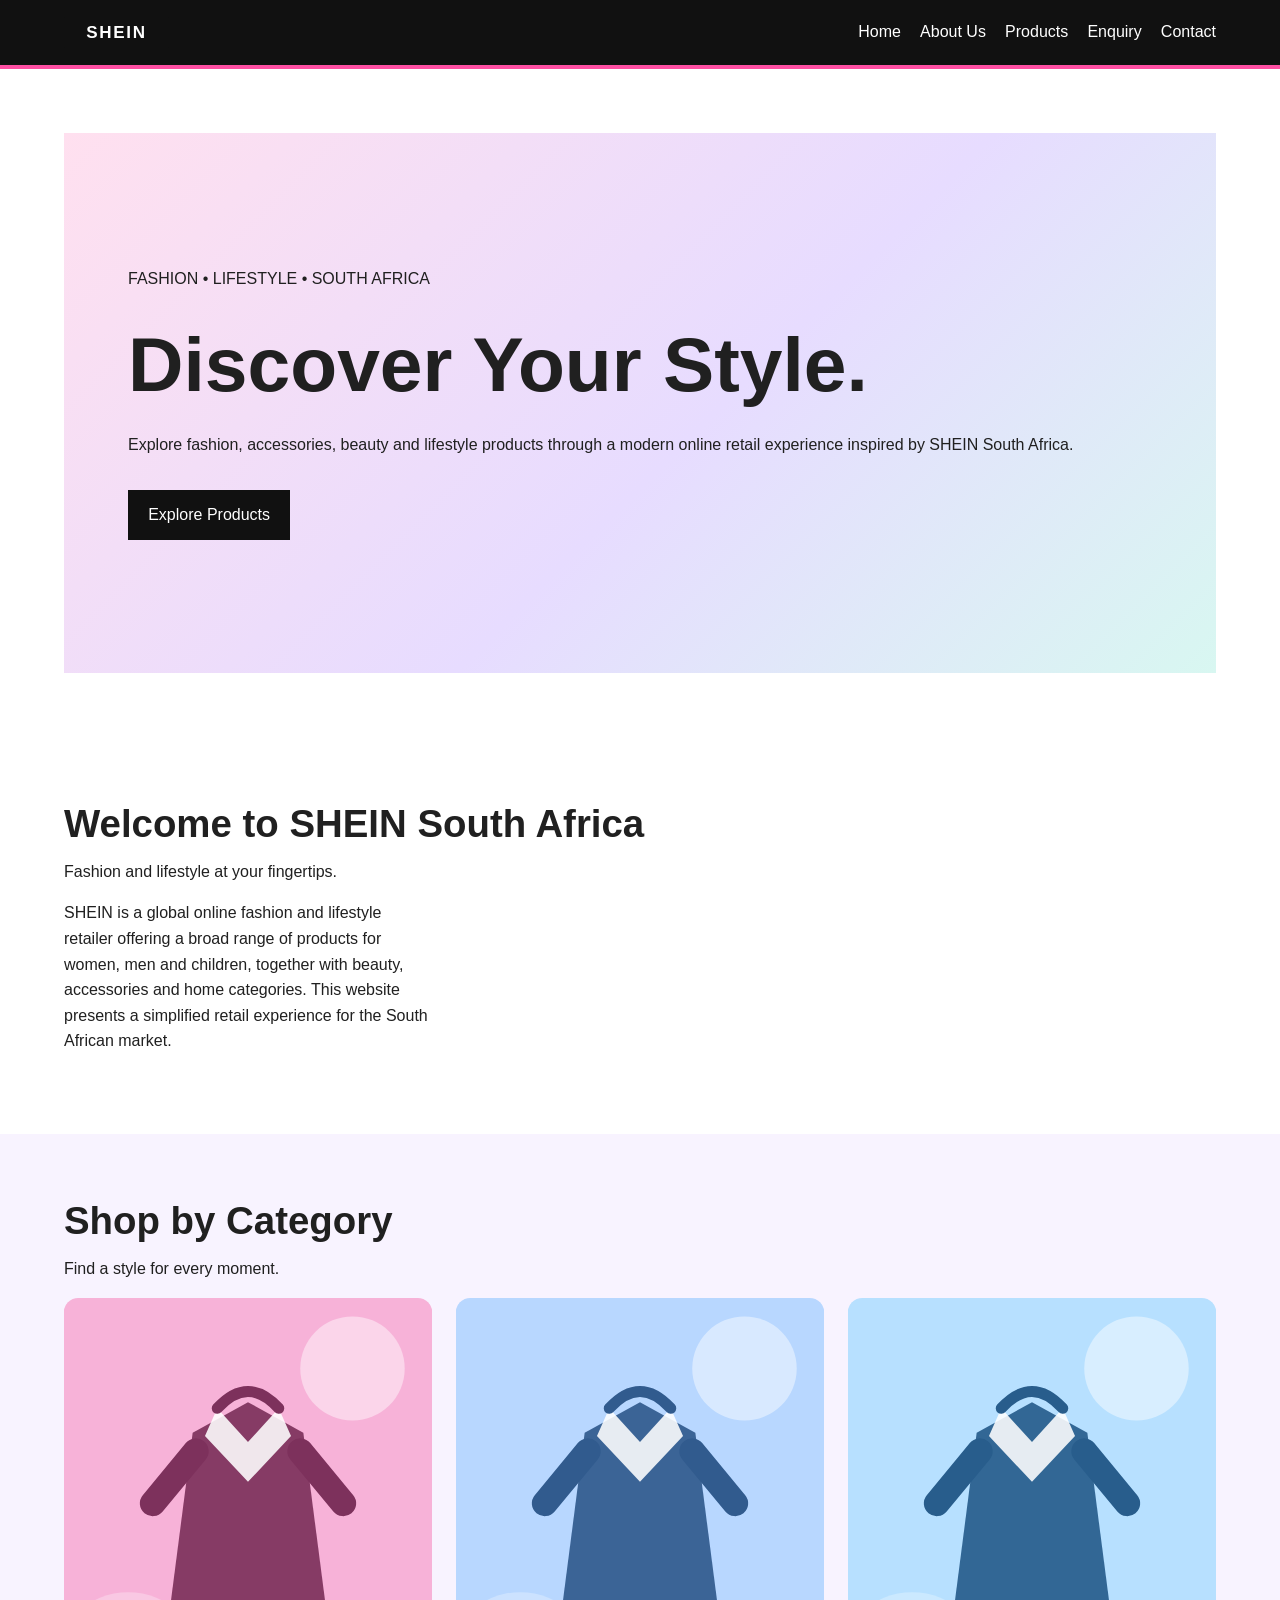
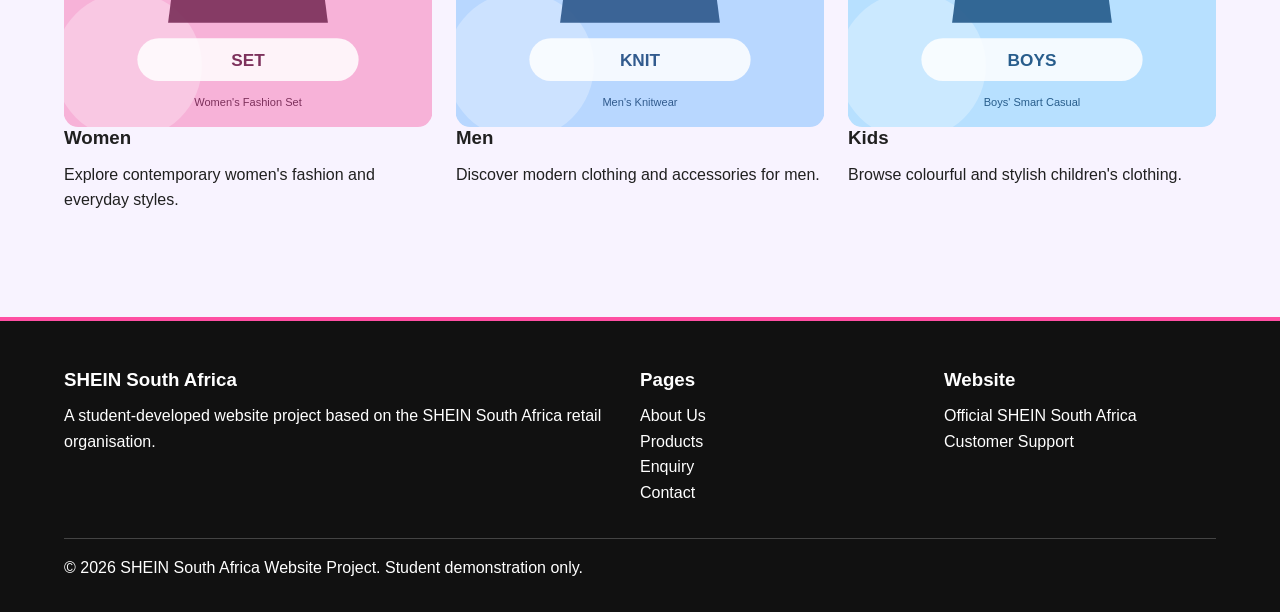
<file: index.html>
<!DOCTYPE html>
<html lang="en">
<head>
    <meta charset="UTF-8">
    <meta name="viewport" content="width=device-width, initial-scale=1.0">
    <meta name="description" content="SHEIN South Africa fashion, clothing, accessories and lifestyle inspiration. Explore categories and featured styles.">
    <title>SHEIN South Africa | Fashion and Lifestyle</title>
    <meta name="theme-color" content="#111111">
    <meta property="og:title" content="SHEIN South Africa | Fashion and Lifestyle">
    <meta property="og:description" content="SHEIN South Africa fashion, clothing, accessories and lifestyle inspiration. Explore categories and featured styles.">
    <link rel="stylesheet" href="css/style.css">
</head>
<body>

<header>
    <div>
        <a href="index.html" aria-label="SHEIN South Africa home">
            <img src="images/branding/shein-logo.svg" alt="SHEIN logo">
        </a>
        <nav aria-label="Main navigation">
            <ul>
                <li><a href="index.html">Home</a></li>
                <li><a href="about.html" class="">About Us</a></li>
                <li><a href="products.html" class="">Products</a></li>
                <li><a href="enquiry.html" class="">Enquiry</a></li>
                <li><a href="contact.html" class="">Contact</a></li>
            </ul>
        </nav>
    </div>
</header>

<main>
    <section>
        <div class="container hero-content">
            <p>FASHION • LIFESTYLE • SOUTH AFRICA</p>
            <h1>Discover Your Style.</h1>
            <p>Explore fashion, accessories, beauty and lifestyle products through a modern online retail experience inspired by SHEIN South Africa.</p>
            <a href="products.html">Explore Products</a>
        </div>
    </section>

    <section>
        <div>
            <div>
                <h2>Welcome to SHEIN South Africa</h2>
                <p>Fashion and lifestyle at your fingertips.</p>
            </div>
            <div>
                <p>SHEIN is a global online fashion and lifestyle retailer offering a broad range of products for women, men and children, together with beauty, accessories and home categories. This website presents a simplified retail experience for the South African market.</p>
            </div>
        </div>
    </section>

    <section class="section section-light">
        <div>
            <div>
                <h2>Shop by Category</h2>
                <p>Find a style for every moment.</p>
            </div>
            <div>
                <article>
                    <img loading="lazy" decoding="async" src="images/products/women1.svg" alt="Women's fashion">
                    <div>
                        <h3>Women</h3>
                        <p>Explore contemporary women's fashion and everyday styles.</p>
                    </div>
                </article>
                <article>
                    <img loading="lazy" decoding="async" src="images/products/mens1.svg" alt="Men's fashion">
                    <div>
                        <h3>Men</h3>
                        <p>Discover modern clothing and accessories for men.</p>
                    </div>
                </article>
                <article>
                    <img loading="lazy" decoding="async" src="images/products/kids2.svg" alt="Children's fashion">
                    <div>
                        <h3>Kids</h3>
                        <p>Browse colourful and stylish children's clothing.</p>
                    </div>
                </article>
            </div>
        </div>
    </section>
</main>

<footer>
    <div>
        <div>
            <div>
                <h3>SHEIN South Africa</h3>
                <p>A student-developed website project based on the SHEIN South Africa retail organisation.</p>
            </div>
            <div>
                <h3>Pages</h3>
                <ul>
                    <li><a href="about.html">About Us</a></li>
                    <li><a href="products.html">Products</a></li>
                    <li><a href="enquiry.html">Enquiry</a></li>
                    <li><a href="contact.html">Contact</a></li>
                </ul>
            </div>
            <div>
                <h3>Website</h3>
                <ul>
                    <li><a href="https://m.shein.com/za/" target="_blank" rel="noopener">Official SHEIN South Africa</a></li>
                    <li><a href="contact.html">Customer Support</a></li>
                </ul>
            </div>
        </div>
        <p>&copy; <span class="copyright-year">2026</span> SHEIN South Africa Website Project. Student demonstration only.</p>
    </div>
</footer>

<script src="js/main.js" defer></script>
</body>
</html>
</file>
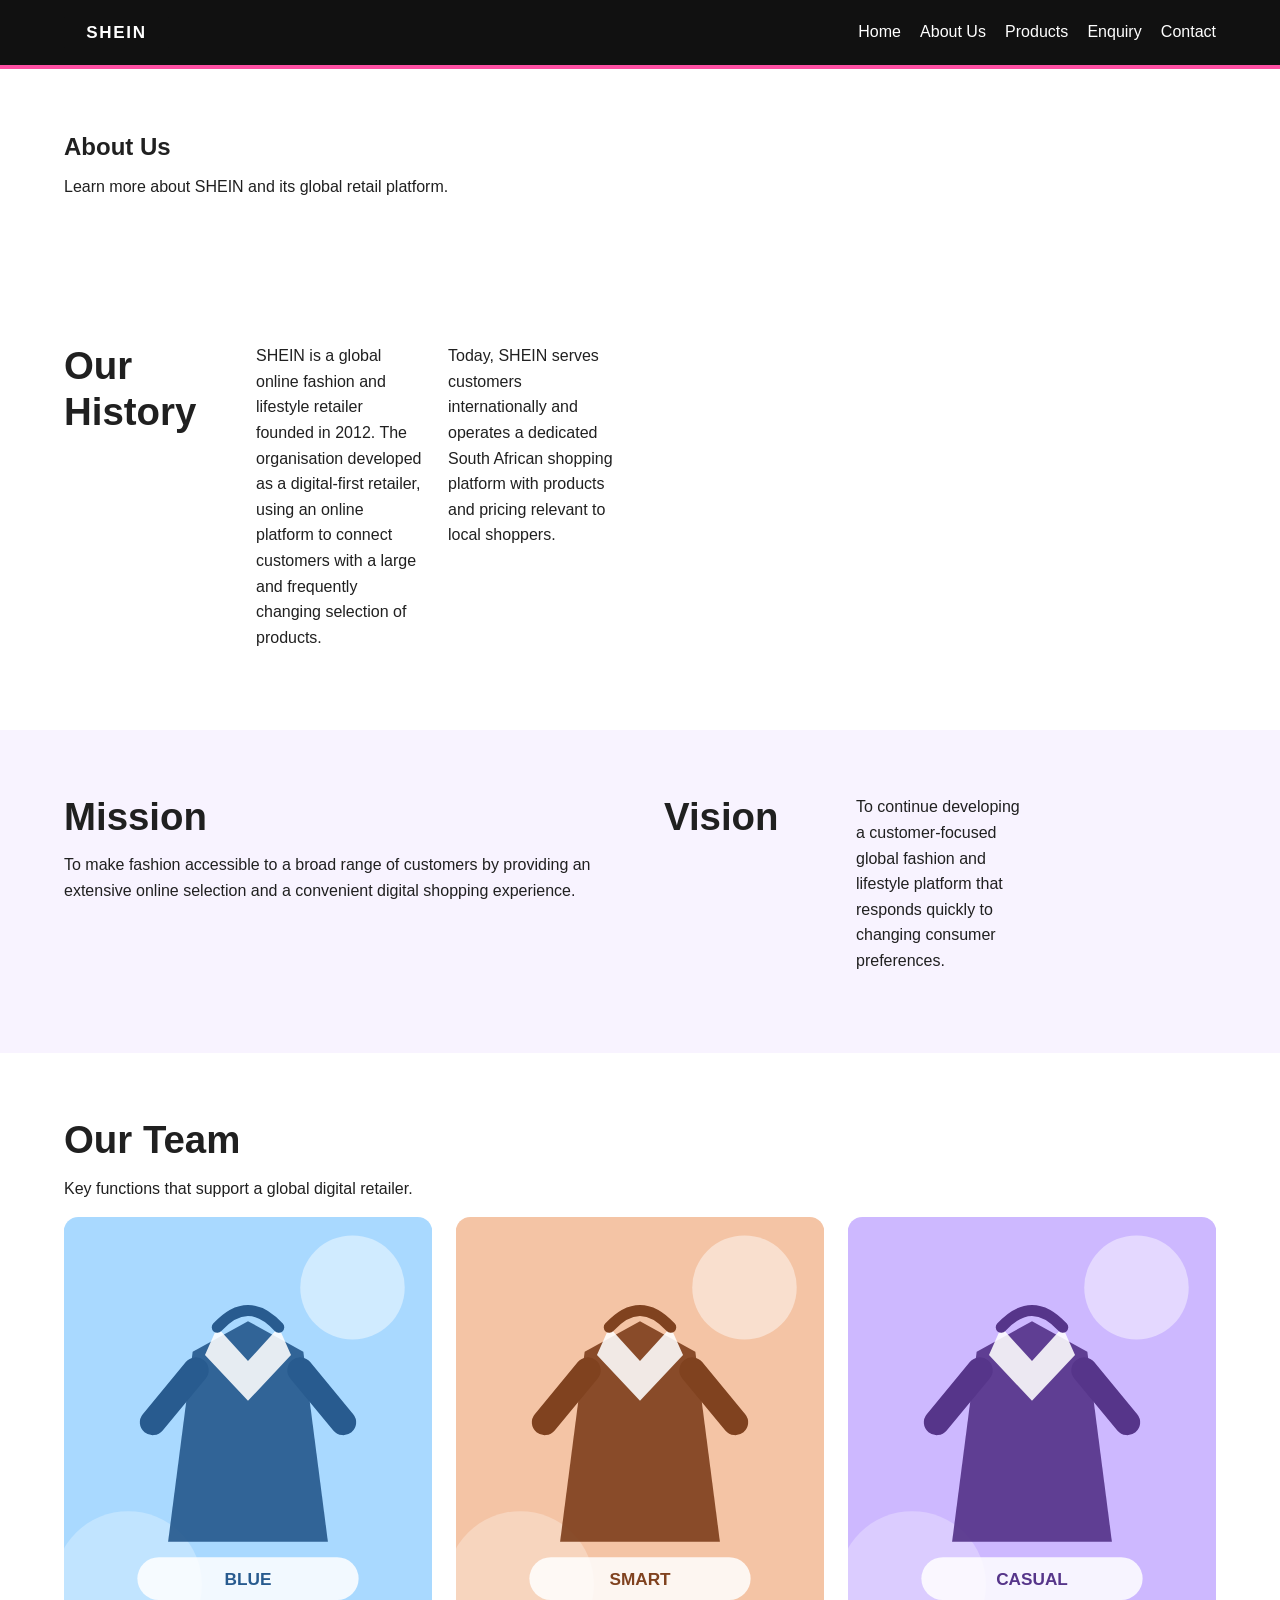
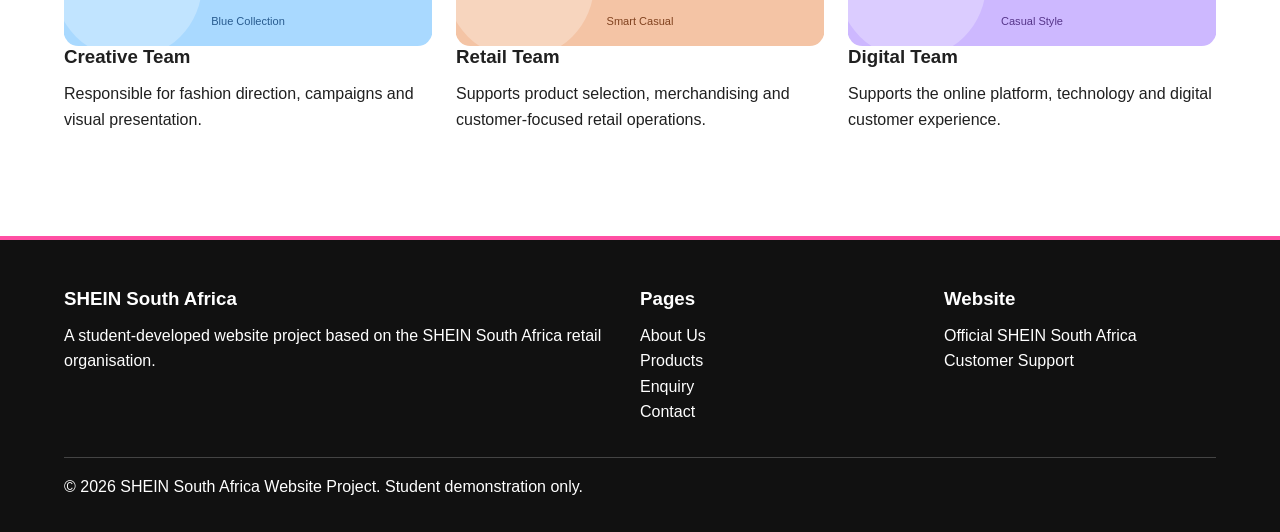
<file: about.html>
<!DOCTYPE html>
<html lang="en">
<head>
    <meta charset="UTF-8">
    <meta name="viewport" content="width=device-width, initial-scale=1.0">
    <meta name="description" content="Learn about SHEIN, its online fashion and lifestyle retail model, and this student website project for South Africa.">
    <title>About SHEIN South Africa | Website Project</title>
    <meta name="theme-color" content="#111111">
    <meta property="og:title" content="About SHEIN South Africa | Website Project">
    <meta property="og:description" content="Learn about SHEIN, its online fashion and lifestyle retail model, and this student website project for South Africa.">
    <link rel="stylesheet" href="css/style.css">
</head>
<body>

<header>
    <div>
        <a href="index.html" aria-label="SHEIN South Africa home">
            <img src="images/branding/shein-logo.svg" alt="SHEIN logo">
        </a>
        <nav aria-label="Main navigation">
            <ul>
                <li><a href="index.html" class="">Home</a></li>
                <li><a href="about.html">About Us</a></li>
                <li><a href="products.html" class="">Products</a></li>
                <li><a href="enquiry.html" class="">Enquiry</a></li>
                <li><a href="contact.html" class="">Contact</a></li>
            </ul>
        </nav>
    </div>
</header>

<main>
    <section>
        <div>
            <h1>About Us</h1>
            <p>Learn more about SHEIN and its global retail platform.</p>
        </div>
    </section>

    <section>
        <div class="container split">
            <div>
                <h2>Our History</h2>
                <p>SHEIN is a global online fashion and lifestyle retailer founded in 2012. The organisation developed as a digital-first retailer, using an online platform to connect customers with a large and frequently changing selection of products.</p>
                <p>Today, SHEIN serves customers internationally and operates a dedicated South African shopping platform with products and pricing relevant to local shoppers.</p>

    </section>

    <section class="section section-light">
        <div class="container split">
            <div>
                <h2>Mission</h2>
                <p>To make fashion accessible to a broad range of customers by providing an extensive online selection and a convenient digital shopping experience.</p>
            </div>
            <div>
                <h2>Vision</h2>
                <p>To continue developing a customer-focused global fashion and lifestyle platform that responds quickly to changing consumer preferences.</p>
            </div>
        </div>
    </section>

    <section>
        <div>
            <div>
                <h2>Our Team</h2>
                <p>Key functions that support a global digital retailer.</p>
            </div>
            <div>
                <article>
                    <img loading="lazy" decoding="async" src="images/products/women3.svg" alt="Fashion team member">
                    <h3>Creative Team</h3>
                    <p>Responsible for fashion direction, campaigns and visual presentation.</p>
                </article>
                <article>
                    <img loading="lazy" decoding="async" src="images/products/mens2.svg" alt="Retail team member">
                    <h3>Retail Team</h3>
                    <p>Supports product selection, merchandising and customer-focused retail operations.</p>
                </article>
                <article>
                    <img loading="lazy" decoding="async" src="images/products/women4.svg" alt="Digital team member">
                    <h3>Digital Team</h3>
                    <p>Supports the online platform, technology and digital customer experience.</p>
                </article>
            </div>
        </div>
    </section>
</main>

<footer>
    <div>
        <div>
            <div>
                <h3>SHEIN South Africa</h3>
                <p>A student-developed website project based on the SHEIN South Africa retail organisation.</p>
            </div>
            <div>
                <h3>Pages</h3>
                <ul>
                    <li><a href="about.html">About Us</a></li>
                    <li><a href="products.html">Products</a></li>
                    <li><a href="enquiry.html">Enquiry</a></li>
                    <li><a href="contact.html">Contact</a></li>
                </ul>
            </div>
            <div>
                <h3>Website</h3>
                <ul>
                    <li><a href="https://m.shein.com/za/" target="_blank" rel="noopener">Official SHEIN South Africa</a></li>
                    <li><a href="contact.html">Customer Support</a></li>
                </ul>
            </div>
        </div>
        <p>&copy; <span class="copyright-year">2026</span> SHEIN South Africa Website Project. Student demonstration only.</p>
    </div>
</footer>

<script src="js/main.js" defer></script>
</body>
</html>
</file>
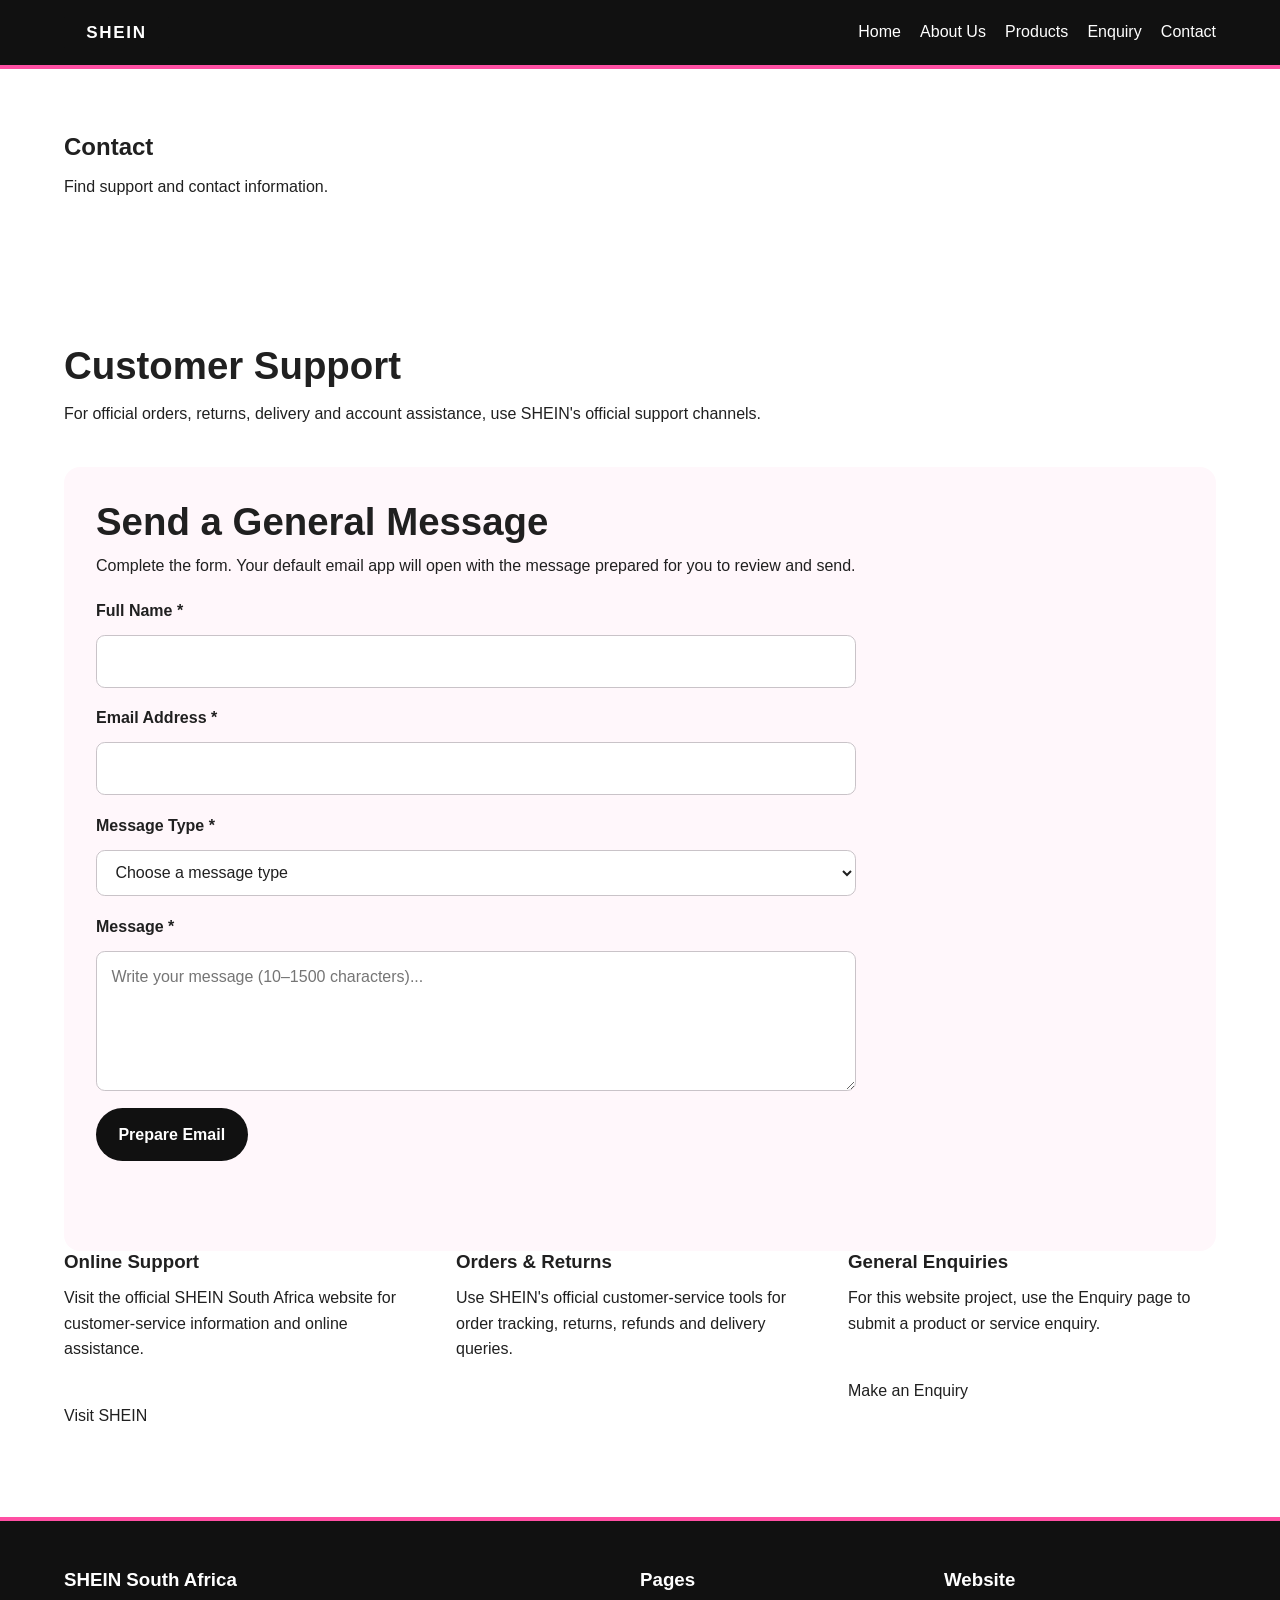
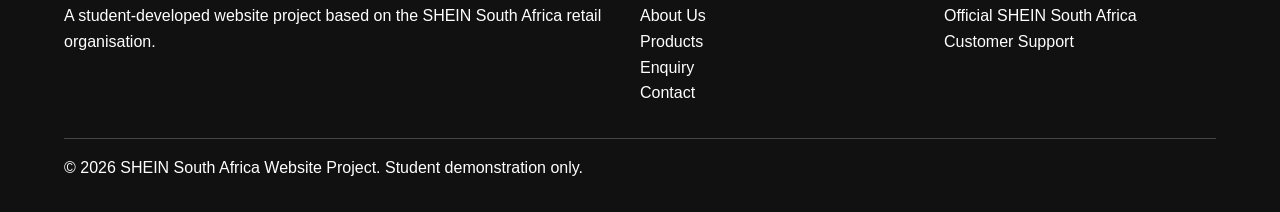
<file: contact.html>
<!DOCTYPE html>
<html lang="en">
<head>
    <meta charset="UTF-8">
    <meta name="viewport" content="width=device-width, initial-scale=1.0">
    <meta name="description" content="Contact information and a general message form for this SHEIN South Africa website project.">
    <title>SHEIN South Africa | Contact</title>
    <meta name="theme-color" content="#111111">
    <meta property="og:title" content="SHEIN South Africa | Contact">
    <meta property="og:description" content="Contact information and a general message form for this SHEIN South Africa website project.">
    <link rel="stylesheet" href="css/style.css">
</head>
<body>

<header>
    <div>
        <a href="index.html" aria-label="SHEIN South Africa home">
            <img src="images/branding/shein-logo.svg" alt="SHEIN logo">
        </a>
        <nav aria-label="Main navigation">
            <ul>
                <li><a href="index.html" class="">Home</a></li>
                <li><a href="about.html" class="">About Us</a></li>
                <li><a href="products.html" class="">Products</a></li>
                <li><a href="enquiry.html" class="">Enquiry</a></li>
                <li><a href="contact.html">Contact</a></li>
            </ul>
        </nav>
    </div>
</header>

<main>
    <section>
        <div>
            <h1>Contact</h1>
            <p>Find support and contact information.</p>
        </div>
    </section>

    <section>
        <div>
            <div>
                <h2>Customer Support</h2>
                <p>For official orders, returns, delivery and account assistance, use SHEIN's official support channels.</p>
            </div>


            <section class="contact-form-section">
                <h2>Send a General Message</h2>
                <p>Complete the form. Your default email app will open with the message prepared for you to review and send.</p>
                <form id="contact-form" class="site-form" novalidate>
                    <div><label for="contact-name">Full Name *</label><input type="text" id="contact-name" name="name" minlength="2" maxlength="70" autocomplete="name" required></div>
                    <div><label for="contact-email">Email Address *</label><input type="email" id="contact-email" name="email" maxlength="120" autocomplete="email" required></div>
                    <div><label for="contact-type">Message Type *</label><select id="contact-type" name="type" required><option value="">Choose a message type</option><option>General question</option><option>Website feedback</option><option>Technical issue</option><option>Other</option></select></div>
                    <div><label for="contact-message">Message *</label><textarea id="contact-message" name="message" minlength="10" maxlength="1500" placeholder="Write your message (10–1500 characters)..." required></textarea></div>
                    <button type="submit">Prepare Email</button>
                    <p class="form-feedback" id="contact-feedback" aria-live="polite" role="status"></p>
                </form>
            </section>
            <div>
                <article>
                    <div>
                        <h3>Online Support</h3>
                        <p>Visit the official SHEIN South Africa website for customer-service information and online assistance.</p>
                        <br>
                        <a href="https://m.shein.com/za/" target="_blank" rel="noopener">Visit SHEIN</a>
                    </div>
                </article>

                <article>
                    <div>
                        <h3>Orders & Returns</h3>
                        <p>Use SHEIN's official customer-service tools for order tracking, returns, refunds and delivery queries.</p>
                    </div>
                </article>

                <article>
                    <div>
                        <h3>General Enquiries</h3>
                        <p>For this website project, use the Enquiry page to submit a product or service enquiry.</p>
                        <br>
                        <a href="enquiry.html">Make an Enquiry</a>
                    </div>
                </article>
            </div>
        </div>
    </section>
</main>

<footer>
    <div>
        <div>
            <div>
                <h3>SHEIN South Africa</h3>
                <p>A student-developed website project based on the SHEIN South Africa retail organisation.</p>
            </div>
            <div>
                <h3>Pages</h3>
                <ul>
                    <li><a href="about.html">About Us</a></li>
                    <li><a href="products.html">Products</a></li>
                    <li><a href="enquiry.html">Enquiry</a></li>
                    <li><a href="contact.html">Contact</a></li>
                </ul>
            </div>
            <div>
                <h3>Website</h3>
                <ul>
                    <li><a href="https://m.shein.com/za/" target="_blank" rel="noopener">Official SHEIN South Africa</a></li>
                    <li><a href="contact.html">Customer Support</a></li>
                </ul>
            </div>
        </div>
        <p>&copy; <span class="copyright-year">2026</span> SHEIN South Africa Website Project. Student demonstration only.</p>
    </div>
</footer>

<script src="js/main.js" defer></script>
</body>
</html>
</file>
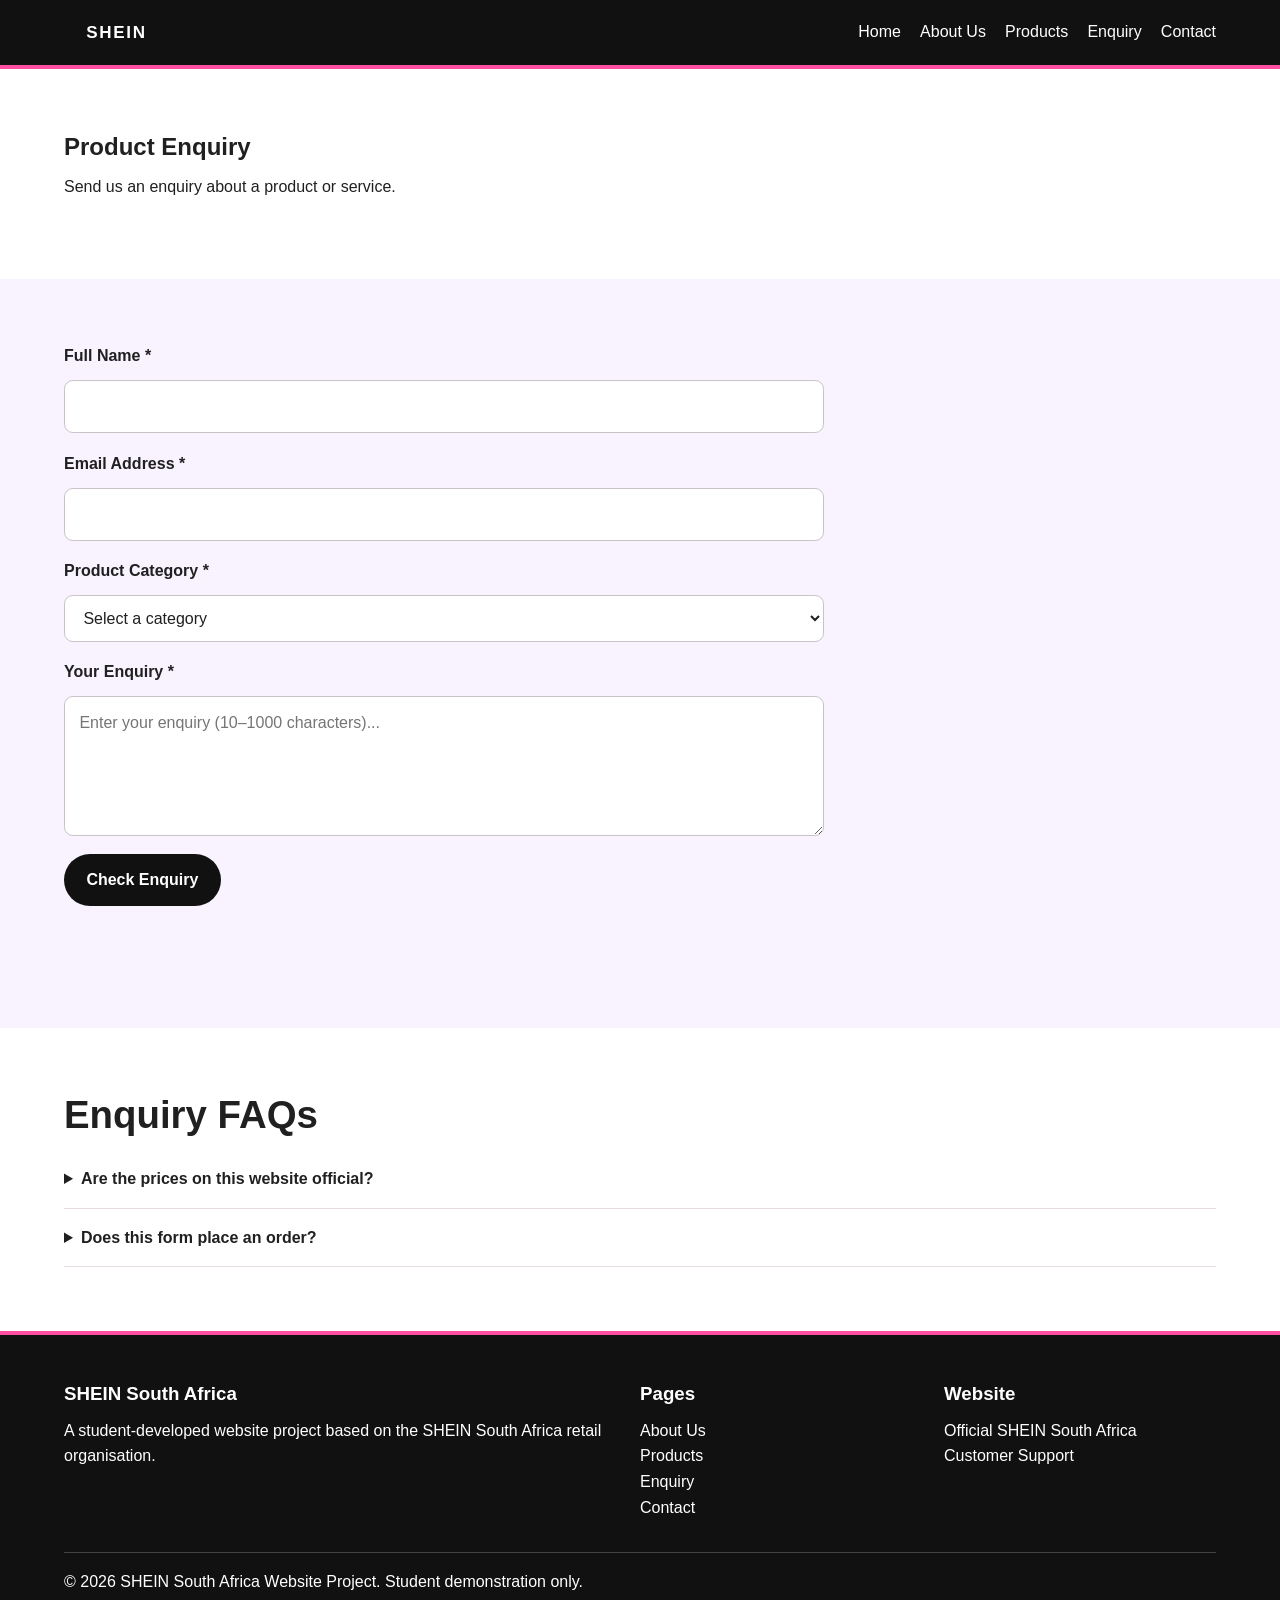
<file: enquiry.html>
<!DOCTYPE html>
<html lang="en">
<head>
    <meta charset="UTF-8">
    <meta name="viewport" content="width=device-width, initial-scale=1.0">
    <meta name="description" content="Submit a product category enquiry for this SHEIN South Africa website project. Form validation helps check your details.">
    <title>SHEIN South Africa | Product Enquiry</title>
    <meta name="theme-color" content="#111111">
    <meta property="og:title" content="SHEIN South Africa | Product Enquiry">
    <meta property="og:description" content="Submit a product category enquiry for this SHEIN South Africa website project. Form validation helps check your details.">
    <link rel="stylesheet" href="css/style.css">
</head>
<body>

<header>
    <div>
        <a href="index.html" aria-label="SHEIN South Africa home">
            <img src="images/branding/shein-logo.svg" alt="SHEIN logo">
        </a>
        <nav aria-label="Main navigation">
            <ul>
                <li><a href="index.html" class="">Home</a></li>
                <li><a href="about.html" class="">About Us</a></li>
                <li><a href="products.html" class="">Products</a></li>
                <li><a href="enquiry.html">Enquiry</a></li>
                <li><a href="contact.html" class="">Contact</a></li>
            </ul>
        </nav>
    </div>
</header>

<main>
    <section>
        <div>
            <h1>Product Enquiry</h1>
            <p>Send us an enquiry about a product or service.</p>
        </div>
    </section>

    <section class="section section-light">
        <div>
            <form id="enquiry-form" class="site-form" novalidate>
                <div>
                    <label for="name">Full Name *</label>
                    <input type="text" id="name" name="name" minlength="2" maxlength="70" autocomplete="name" required>
                </div>

                <div>
                    <label for="email">Email Address *</label>
                    <input type="email" id="email" name="email" autocomplete="email" maxlength="120" required>
                </div>

                <div>
                    <label for="category">Product Category *</label>
                    <select id="category" name="category" required>
                        <option value="">Select a category</option>
                        <option value="women">Women</option>
                        <option value="men">Men</option>
                        <option value="kids">Kids</option>
                        <option value="beauty">Beauty</option>
                        <option value="accessories">Accessories</option>
                        <option value="home">Home & Living</option>
                    </select>
                </div>

                <div>
                    <label for="message">Your Enquiry *</label>
                    <textarea id="message" name="message" placeholder="Enter your enquiry (10–1000 characters)..." minlength="10" maxlength="1000" required></textarea>
                </div>

                <button type="submit">Check Enquiry</button>
                <p class="form-feedback" id="enquiry-feedback" aria-live="polite" role="status"></p>
            </form>
        </div>
    </section>
    <section class="faq-section">
        <div>
            <h2>Enquiry FAQs</h2>
            <details><summary>Are the prices on this website official?</summary><p>No. Product prices are illustrative examples for this student project, not live SHEIN prices.</p></details>
            <details><summary>Does this form place an order?</summary><p>No. It checks your enquiry and displays a suggested next step. It does not place orders or access live stock.</p></details>
        </div>
    </section>
</main>

<footer>
    <div>
        <div>
            <div>
                <h3>SHEIN South Africa</h3>
                <p>A student-developed website project based on the SHEIN South Africa retail organisation.</p>
            </div>
            <div>
                <h3>Pages</h3>
                <ul>
                    <li><a href="about.html">About Us</a></li>
                    <li><a href="products.html">Products</a></li>
                    <li><a href="enquiry.html">Enquiry</a></li>
                    <li><a href="contact.html">Contact</a></li>
                </ul>
            </div>
            <div>
                <h3>Website</h3>
                <ul>
                    <li><a href="https://m.shein.com/za/" target="_blank" rel="noopener">Official SHEIN South Africa</a></li>
                    <li><a href="contact.html">Customer Support</a></li>
                </ul>
            </div>
        </div>
        <p>&copy; <span class="copyright-year">2026</span> SHEIN South Africa Website Project. Student demonstration only.</p>
    </div>
</footer>

<script src="js/main.js" defer></script>
</body>
</html>
</file>
<file: css/style.css>
/* SHEIN South Africa - Part 2 */

* { box-sizing: border-box; margin: 0; padding: 0; }

html { scroll-behavior: smooth; }

body {
    font-family: Arial, Helvetica, sans-serif;
    font-size: 1rem;
    line-height: 1.6;
    color: #202020;
    background: #fff;
}

img { max-width: 100%; height: auto; display: block; }

a { color: inherit; text-decoration: none; }

header {
    background: #111;
    color: #fff;
    padding: 1rem 5%;
    border-bottom: 4px solid #ff4fa3;
}

header > div {
    max-width: 1200px;
    margin: auto;
    display: flex;
    align-items: center;
    justify-content: space-between;
    gap: 2rem;
}

header img { width: 105px; }

nav ul {
    list-style: none;
    display: flex;
    flex-wrap: wrap;
    gap: 1.2rem;
}

nav a { padding: .45rem 0; }
nav a:hover, nav a:focus { color: #ff72b7; }

main > section { padding: 4rem 5%; }
main > section > div { max-width: 1200px; margin: auto; }

.page-hero {
    background: linear-gradient(135deg, #ffe0ef, #e4d8ff 50%, #d5f6ff);
    padding-top: 3.5rem;
    padding-bottom: 3.5rem;
}

.page-hero h1 {
    font-size: clamp(2.5rem, 6vw, 4.5rem);
    line-height: 1.05;
}

.eyebrow {
    font-size: .8rem;
    font-weight: 700;
    letter-spacing: .12em;
    color: #7b2f61;
}

.hero-content {
    min-height: 60vh;
    display: flex;
    flex-direction: column;
    justify-content: center;
    gap: 1rem;
    background: linear-gradient(135deg, #ffe0ef, #e7dcff 55%, #d8f7f1);
    padding: 4rem;
}

.hero-content h1 {
    font-size: clamp(2.5rem, 6vw, 5rem);
    line-height: 1.05;
}

.hero-content a, button {
    display: inline-block;
    width: fit-content;
    padding: .7rem 1.2rem;
    background: #111;
    color: #fff;
    border: 1px solid #111;
    cursor: pointer;
}

.hero-content a:hover, button:hover {
    background: #ff4fa3;
    border-color: #ff4fa3;
}

h1, h2, h3 { line-height: 1.2; margin-bottom: .75rem; }
h2 { font-size: clamp(1.7rem, 3vw, 2.5rem); }
p { margin-bottom: 1rem; }

.section-light { background: #f8f3ff; }

.split {
    display: grid;
    grid-template-columns: repeat(2, 1fr);
    gap: 3rem;
}

.section-heading { margin-bottom: 1.5rem; }

.filter-row {
    display: flex;
    flex-wrap: wrap;
    gap: .6rem;
    margin-bottom: 2rem;
}

.filter-row button {
    background: #fff;
    color: #222;
    border: 1px solid #ddd;
}

.filter-row button:hover {
    background: #ff4fa3;
    color: #fff;
    border-color: #ff4fa3;
}

.product-grid {
    display: grid;
    grid-template-columns: repeat(4, 1fr);
    gap: 1.25rem;
}

.product-grid article {
    margin: 0;
    background: #fff;
    border: 1px solid #e5e5e5;
    overflow: hidden;
    transition: transform .2s ease, box-shadow .2s ease;
}

.product-grid article:hover {
    transform: translateY(-4px);
    box-shadow: 0 10px 25px rgba(0,0,0,.10);
}

.product-grid article img {
    width: 100%;
    aspect-ratio: 4 / 4.5;
    object-fit: cover;
}

.product-grid article > div { padding: 1rem; }
.product-grid h3 { font-size: 1rem; }
.product-grid p { margin-bottom: .2rem; }
.product-grid p:last-child { font-weight: 700; color: #c02d75; }

article { margin-bottom: 1.5rem; }
article img { width: 100%; object-fit: cover; }

main > section > div > div:last-child:not(.product-grid) {
    display: grid;
    grid-template-columns: repeat(3, 1fr);
    gap: 1.5rem;
}

form {
    max-width: 700px;
    display: grid;
    gap: 1rem;
}

label {
    display: block;
    font-weight: bold;
    margin-bottom: .35rem;
}

input, select, textarea {
    width: 100%;
    padding: .75rem;
    border: 1px solid #aaa;
    font: inherit;
}

textarea { min-height: 150px; resize: vertical; }

footer {
    background: #111;
    color: #fff;
    padding: 3rem 5% 1rem;
    border-top: 4px solid #ff4fa3;
}

footer > div { max-width: 1200px; margin: auto; }

footer > div > div {
    display: grid;
    grid-template-columns: 2fr 1fr 1fr;
    gap: 2rem;
}

footer ul { list-style: none; }
footer a:hover, footer a:focus { color: #ff72b7; }

footer > div > p {
    margin-top: 2rem;
    padding-top: 1rem;
    border-top: 1px solid #444;
}

/* Tablet */
@media (max-width: 950px) {
    header > div { flex-direction: column; align-items: flex-start; }
    .product-grid { grid-template-columns: repeat(3, 1fr); }
    .split, footer > div > div { grid-template-columns: 1fr 1fr; }
}

/* Mobile */
@media (max-width: 650px) {
    body { font-size: .95rem; }
    header { padding: 1rem; }
    nav ul { gap: .75rem; }
    main > section { padding: 2.5rem 1rem; }
    .hero-content { min-height: 55vh; padding: 2rem 1.25rem; }
    .product-grid,
    .split,
    footer > div > div { grid-template-columns: 1fr 1fr; }
}

@media (max-width: 450px) {
    .product-grid { grid-template-columns: 1fr; }
}

/* Product category cards */
.category-section {
    padding-top: 2rem;
    padding-bottom: 1rem;
}

.category-grid {
    display: grid;
    grid-template-columns: repeat(4, 1fr);
    gap: 1.25rem;
    margin-bottom: 2rem;
}

.category-card {
    background: #fff;
    border: 1px solid #e5e5e5;
    overflow: hidden;
    text-align: center;
    transition: transform .2s ease, box-shadow .2s ease;
}

.category-card:hover,
.category-card:focus {
    transform: translateY(-5px);
    box-shadow: 0 10px 25px rgba(0,0,0,.10);
}

.category-card img {
    width: 100%;
    aspect-ratio: 1.55 / 1;
    object-fit: cover;
}

.category-card h3 {
    padding: .8rem;
    margin: 0;
}

.filter-button.active {
    background: #ff4fa3;
    color: #fff;
    border-color: #ff4fa3;
}

#products-list {
    scroll-margin-top: 1rem;
}

.product-card[style*="display: none"] {
    display: none !important;
}

@media (max-width: 950px) {
    .category-grid { grid-template-columns: repeat(2, 1fr); }
}

@media (max-width: 450px) {
    .category-grid { grid-template-columns: 1fr; }
}


/* Part 3: interactions, forms, accessibility and visual polish */
:focus-visible { outline: 3px solid #7b2f61; outline-offset: 3px; }
::selection { background: #ffd1e8; color: #171117; }
button, input, select, textarea { font: inherit; }
button, .hero-content a, main a.button { cursor: pointer; }
button { transition: transform .18s ease, box-shadow .18s ease, background .18s ease; }
button:hover { transform: translateY(-2px); box-shadow: 0 7px 18px rgba(30, 10, 30, .12); }
.product-tools { max-width: 760px; margin: 0 auto 1.5rem; }
.search-label { display: block; font-weight: 700; margin-bottom: .4rem; }
#product-search { width: 100%; border: 1px solid #c9c3c8; border-radius: 999px; padding: .9rem 1.1rem; background: #fff; }
.result-count { margin-top: .45rem; font-size: .9rem; color: #5e555b; }
.product-card { cursor: zoom-in; border-radius: .8rem; overflow: hidden; transition: transform .22s ease, box-shadow .22s ease; }
.product-card:hover { transform: translateY(-5px); box-shadow: 0 14px 32px rgba(38, 15, 30, .13); }
.product-card img { width: 100%; aspect-ratio: 4 / 5; object-fit: cover; background: #f7f1f5; }
.image-lightbox { border: 0; border-radius: 1rem; padding: 1rem; max-width: min(92vw, 760px); max-height: 92vh; margin: auto; box-shadow: 0 20px 80px rgba(0,0,0,.35); }
.image-lightbox::backdrop { background: rgba(15, 10, 15, .78); backdrop-filter: blur(3px); }
.image-lightbox img { max-height: 76vh; width: auto; margin: auto; object-fit: contain; }
.image-lightbox p { padding: .8rem .3rem .2rem; text-align: center; font-weight: 700; }
.lightbox-close { display: block; margin-left: auto; border: 0; background: #111; color: #fff; border-radius: 50%; width: 2.4rem; height: 2.4rem; font-size: 1.5rem; }
.site-form { display: grid; gap: 1.1rem; max-width: 760px; }
.site-form > div { display: grid; gap: .35rem; }
.site-form label { font-weight: 700; }
.site-form input, .site-form select, .site-form textarea { width: 100%; border: 1px solid #c9c3c8; border-radius: .55rem; padding: .8rem .9rem; background: #fff; color: #202020; }
.site-form textarea { min-height: 140px; resize: vertical; }
.site-form input:focus, .site-form select:focus, .site-form textarea:focus { border-color: #b92e78; outline: 2px solid #ffd1e8; }
.site-form [aria-invalid="true"] { border-color: #b42318; }
.site-form button { justify-self: start; border: 0; border-radius: 999px; background: #111; color: #fff; padding: .85rem 1.4rem; font-weight: 700; }
.form-feedback { min-height: 1.5rem; font-weight: 700; }
.form-feedback.error { color: #b42318; }
.form-feedback.success { color: #167245; }
.faq-section details { border-bottom: 1px solid #e5dce2; padding: 1rem 0; }
.faq-section summary { cursor: pointer; font-weight: 700; }
.faq-section details p { padding: .7rem 0 0; }
.contact-form-section { margin-top: 2.5rem; padding: 2rem; background: #fff7fb; border-radius: 1rem; }
.contact-form-section h2 { margin-bottom: .5rem; }
.contact-form-section > p { margin-bottom: 1.2rem; }
[hidden] { display: none !important; }
@media (prefers-reduced-motion: reduce) { *, *::before, *::after { scroll-behavior: auto !important; animation-duration: .01ms !important; transition-duration: .01ms !important; } }
@media (max-width: 650px) { .contact-form-section { padding: 1.2rem; } .image-lightbox { padding: .65rem; } }
</file>
